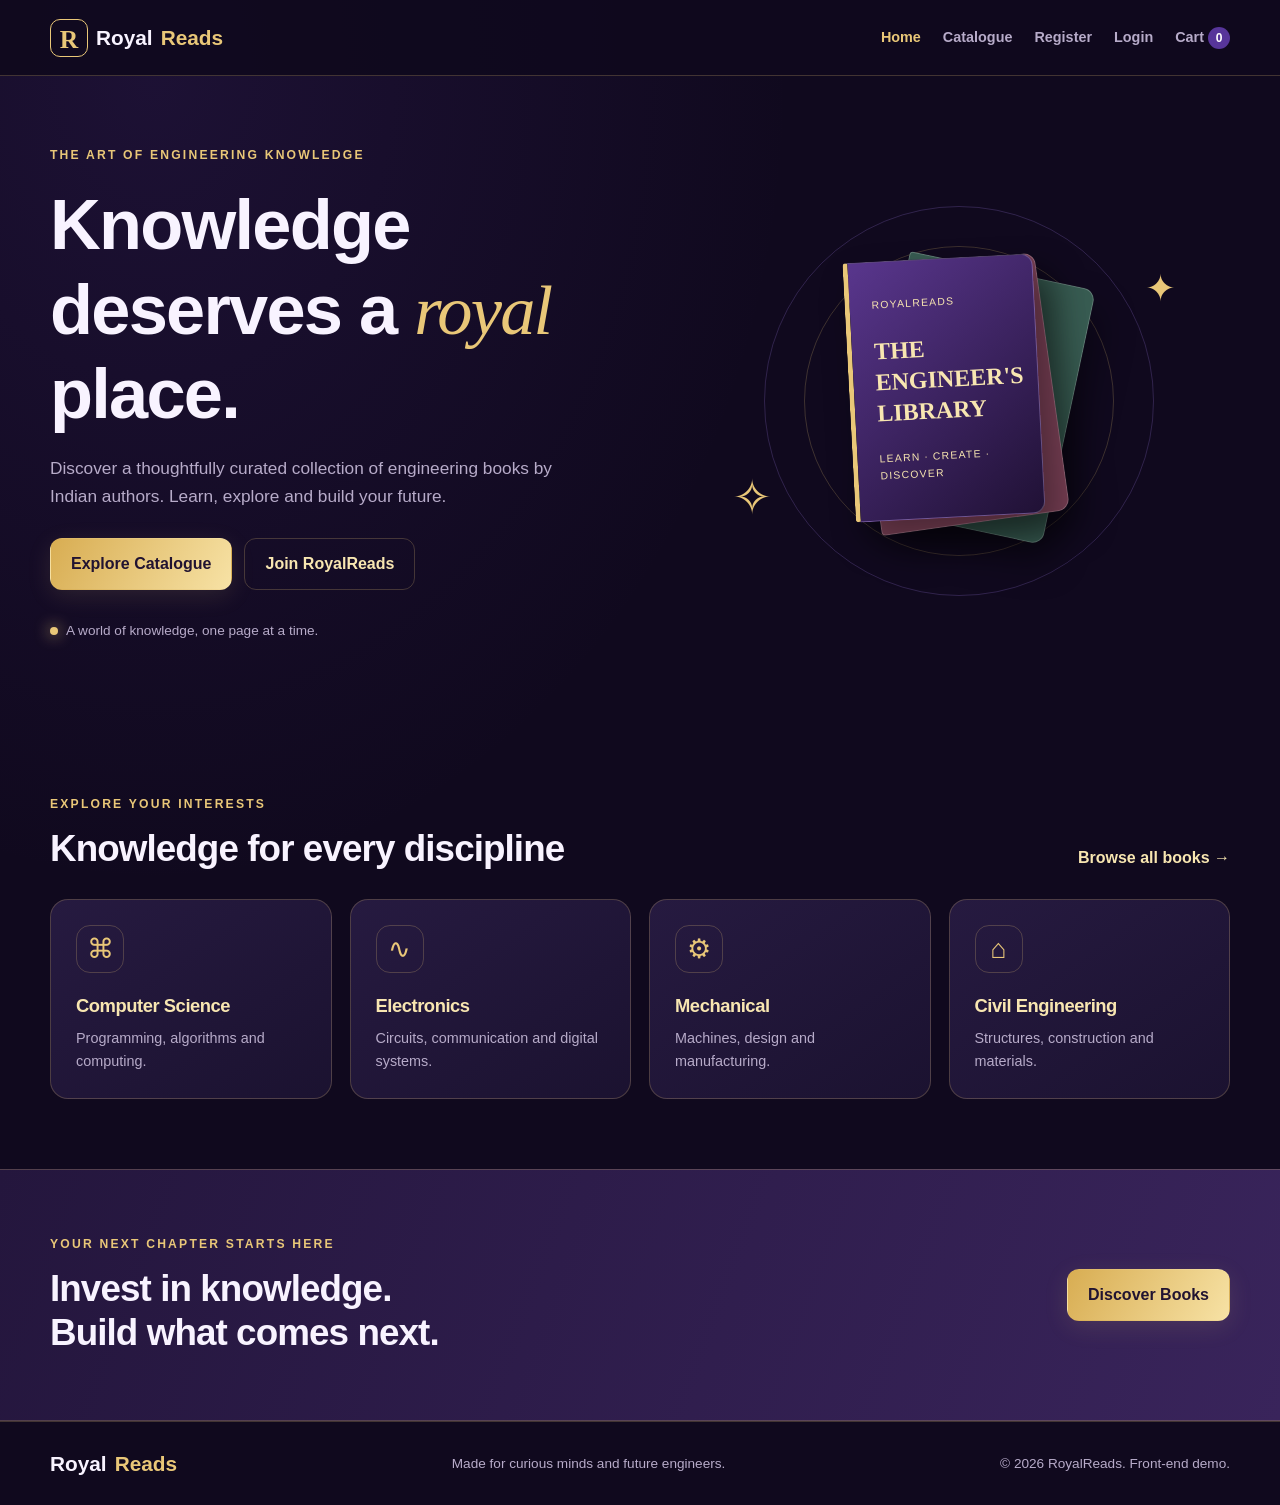
<file: RoyalReads_Bookstore_Frontend/royalreads/index.html>
<!DOCTYPE html>
<html lang="en">
<head>
  <meta charset="UTF-8">
  <meta name="viewport" content="width=device-width, initial-scale=1">
  <meta name="theme-color" content="#170d2d">
  <meta name="description" content="Explore engineering books at RoyalReads.">
  <title>RoyalReads | Engineering Bookstore</title>
  <link rel="stylesheet" href="styles.css">
  <script src="app.js" defer></script>
</head>
<body data-page="home">
  <header class="site-header">
    <a class="brand" href="index.html" aria-label="RoyalReads home"><span class="brand-mark" aria-hidden="true">R</span>Royal<span>Reads</span></a>
    <nav class="nav-links" aria-label="Main navigation">
      <a href="index.html" aria-current="page">Home</a><a href="catalogue.html">Catalogue</a><a href="register.html">Register</a><a href="login.html">Login</a>
      <a href="cart.html">Cart <span class="cart-count">0</span></a>
    </nav>
  </header>
  <main>
    <section class="hero">
      <div class="hero-content">
        <p class="eyebrow">THE ART OF ENGINEERING KNOWLEDGE</p>
        <h1>Knowledge deserves a <em>royal</em> place.</h1>
        <p class="hero-description">Discover a thoughtfully curated collection of engineering books by Indian authors. Learn, explore and build your future.</p>
        <div class="hero-actions"><a class="btn btn-gold" href="catalogue.html">Explore Catalogue</a><a class="btn btn-outline" href="register.html">Join RoyalReads</a></div>
        <p class="hero-note"><span class="gold-dot"></span>A world of knowledge, one page at a time.</p>
      </div>
      <div class="hero-art" aria-label="Decorative book illustration">
        <div class="orbit orbit-one"></div><div class="orbit orbit-two"></div>
        <div class="book-stack"><div class="book book-back">ENGINEERING</div><div class="book book-middle">INNOVATION</div><div class="book book-front"><span>ROYALREADS</span><strong>THE<br>ENGINEER'S<br>LIBRARY</strong><small>LEARN · CREATE · DISCOVER</small></div></div>
        <span class="sparkle sparkle-one" aria-hidden="true">✦</span><span class="sparkle sparkle-two" aria-hidden="true">✧</span>
      </div>
    </section>
    <section class="section container">
      <div class="section-heading"><div><p class="eyebrow">EXPLORE YOUR INTERESTS</p><h2>Knowledge for every discipline</h2></div><a class="text-link" href="catalogue.html">Browse all books →</a></div>
      <div class="category-grid">
        <a class="category-card" href="catalogue.html"><span class="category-icon" aria-hidden="true">⌘</span><h3>Computer Science</h3><p>Programming, algorithms and computing.</p></a>
        <a class="category-card" href="catalogue.html"><span class="category-icon" aria-hidden="true">∿</span><h3>Electronics</h3><p>Circuits, communication and digital systems.</p></a>
        <a class="category-card" href="catalogue.html"><span class="category-icon" aria-hidden="true">⚙</span><h3>Mechanical</h3><p>Machines, design and manufacturing.</p></a>
        <a class="category-card" href="catalogue.html"><span class="category-icon" aria-hidden="true">⌂</span><h3>Civil Engineering</h3><p>Structures, construction and materials.</p></a>
      </div>
    </section>
    <section class="featured-banner"><div class="container banner-inner"><div><p class="eyebrow">YOUR NEXT CHAPTER STARTS HERE</p><h2>Invest in knowledge.<br>Build what comes next.</h2></div><a class="btn btn-gold" href="catalogue.html">Discover Books</a></div></section>
  </main>
  <footer class="site-footer"><a class="brand" href="index.html">Royal<span>Reads</span></a><p>Made for curious minds and future engineers.</p><p>&copy; <span data-year></span> RoyalReads. Front-end demo.</p></footer>
</body>
</html>
</file>
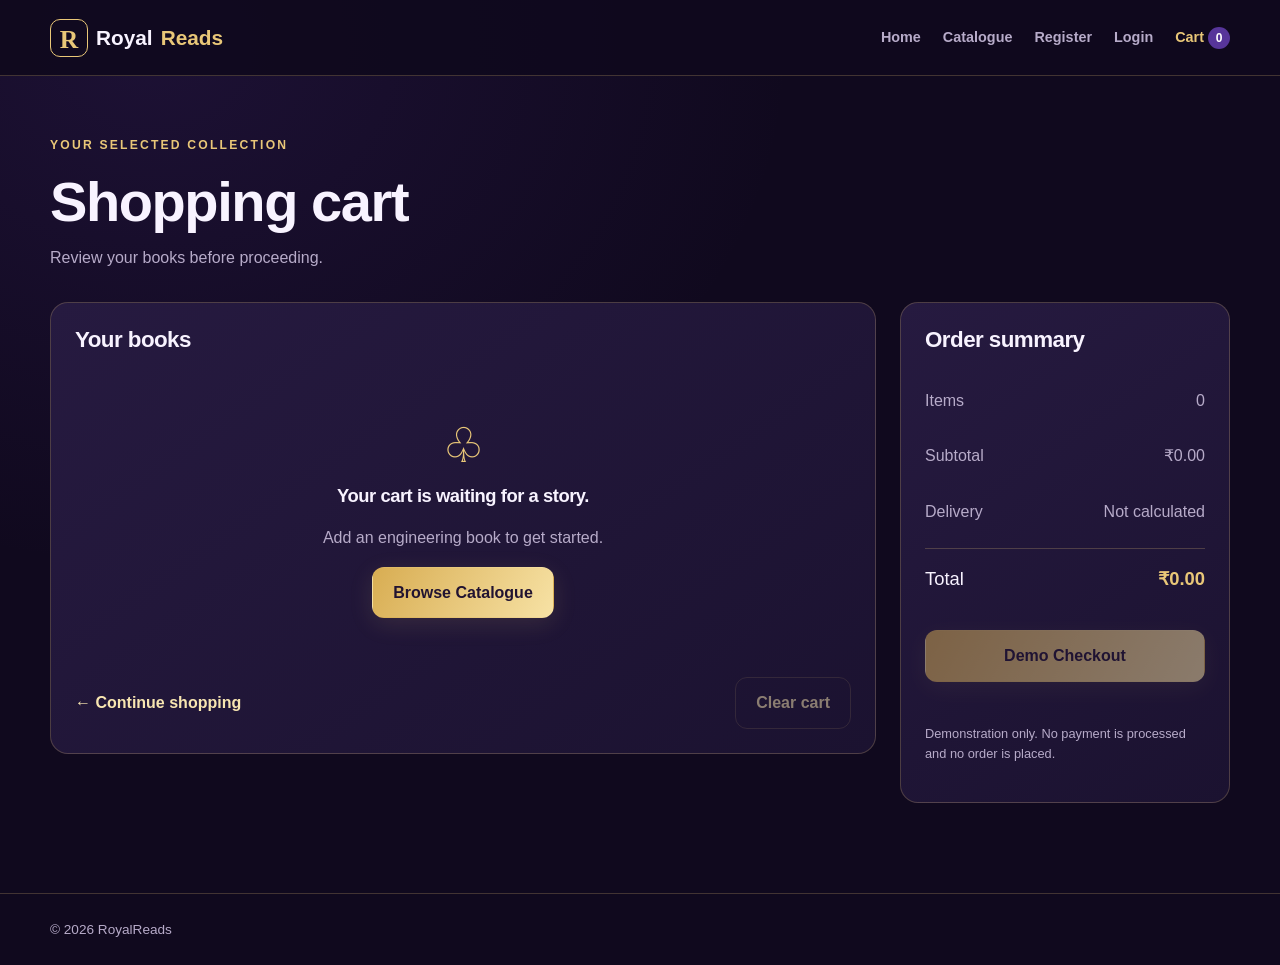
<file: RoyalReads_Bookstore_Frontend/royalreads/cart.html>
<!DOCTYPE html>
<html lang="en">

<head>
  <meta charset="UTF-8">
  <meta name="viewport" content="width=device-width, initial-scale=1">
  <title>Your Shopping Cart | RoyalReads</title>
  <link rel="stylesheet" href="styles.css">
  <script src="app.js" defer></script>
</head>

<body data-page="cart">
  <header class="site-header"><a class="brand" href="index.html"><span
        class="brand-mark">R</span>Royal<span>Reads</span></a>
    <nav class="nav-links" aria-label="Main navigation"><a href="index.html">Home</a><a
        href="catalogue.html">Catalogue</a><a href="register.html">Register</a><a href="login.html">Login</a><a
        href="cart.html" aria-current="page">Cart <span class="cart-count">0</span></a></nav>
  </header>
  <main class="container page-section">
    <div class="page-heading">
      <p class="eyebrow">YOUR SELECTED COLLECTION</p>
      <h1>Shopping cart</h1>
      <p class="muted">Review your books before proceeding.</p>
    </div>
    <div class="cart-layout">
      <section class="cart-panel" aria-labelledby="cart-items-heading">
        <h2 id="cart-items-heading">Your books</h2>
        <div id="cart-items" aria-live="polite" aria-relevant="additions removals text"></div>
        <div id="cart-empty" class="empty-state" hidden>
          <div class="empty-icon" aria-hidden="true">♧</div>
          <h3>Your cart is waiting for a story.</h3>
          <p>Add an engineering book to get started.</p><a class="btn btn-gold" href="catalogue.html">Browse
            Catalogue</a>
        </div>
        <div class="cart-actions"><a class="text-link" href="catalogue.html">← Continue shopping</a><button
            id="clear-cart" class="btn btn-outline" type="button">Clear cart</button></div>
      </section>
      <aside class="summary-panel" aria-labelledby="summary-heading">
        <h2 id="summary-heading">Order summary</h2>
        <div class="summary-row"><span>Items</span><span id="summary-quantity">0</span></div>
        <div class="summary-row"><span>Subtotal</span><span id="cart-subtotal">₹0.00</span></div>
        <div class="summary-row"><span>Delivery</span><span>Not calculated</span></div>
        <div class="summary-total"><span>Total</span><strong id="cart-total">₹0.00</strong></div><button
          id="checkout-button" class="btn btn-gold btn-full" type="button" disabled>Demo Checkout</button>
        <p id="checkout-message" class="form-message" role="status" aria-live="polite"></p>
        <p class="security-note">Demonstration only. No payment is processed and no order is placed.</p>
      </aside>
    </div>
  </main>
  <footer class="site-footer">
    <p>&copy; <span data-year></span> RoyalReads</p>
  </footer>
</body>

</html>
</file>
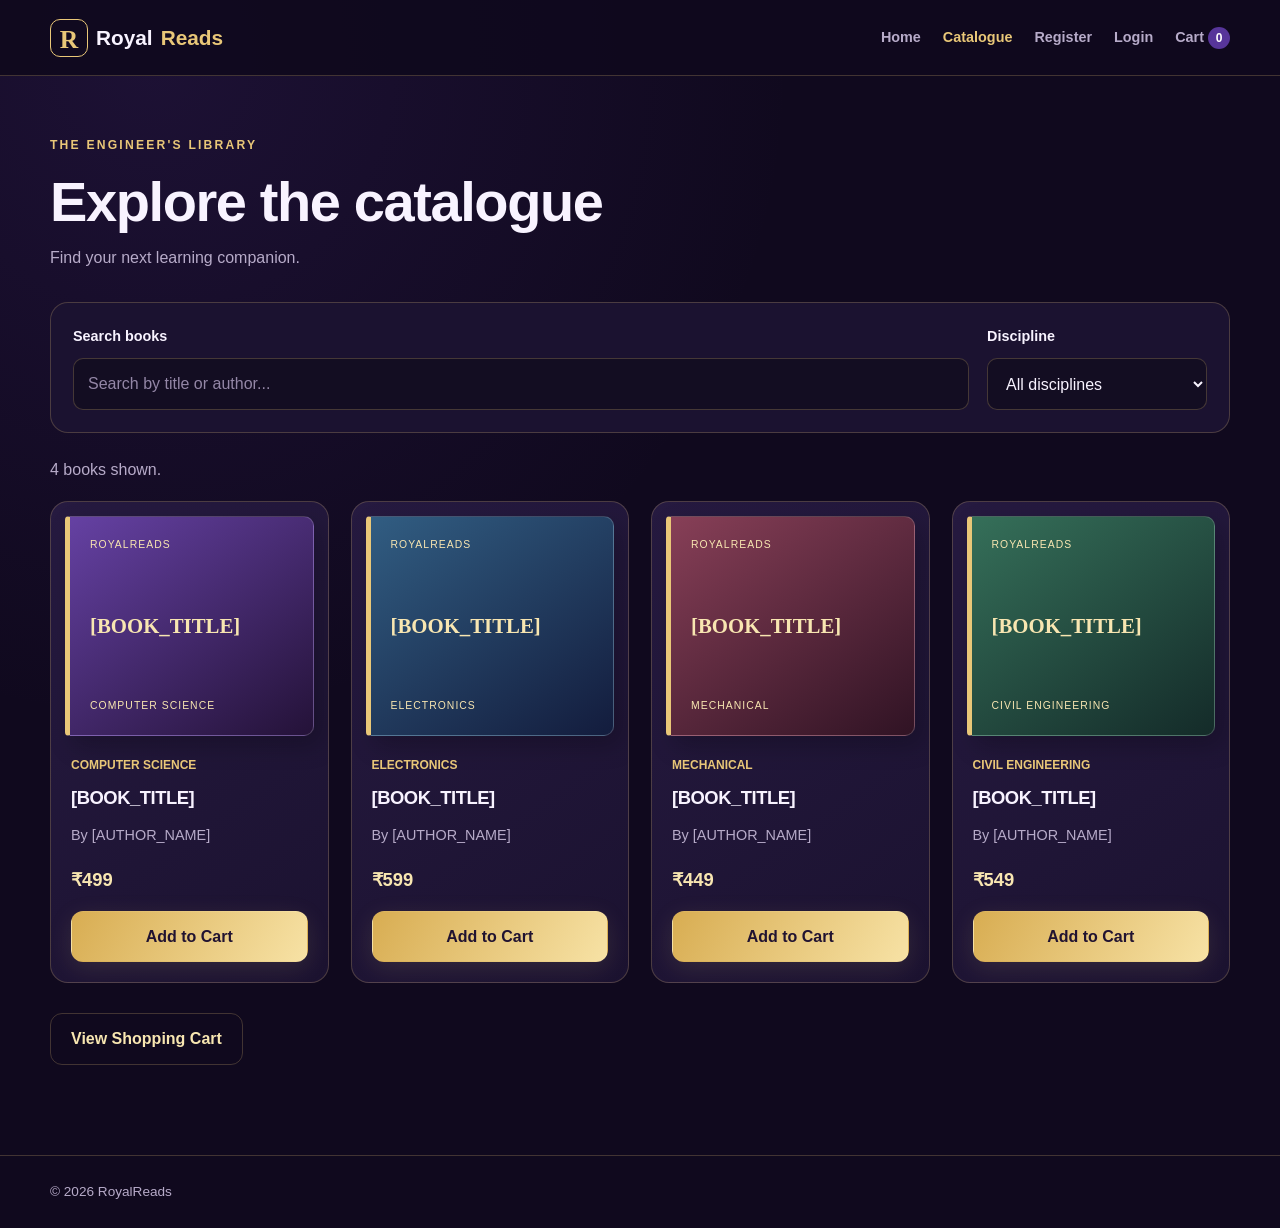
<file: RoyalReads_Bookstore_Frontend/royalreads/catalogue.html>
<!DOCTYPE html>
<html lang="en">

<head>
  <meta charset="UTF-8">
  <meta name="viewport" content="width=device-width, initial-scale=1">
  <title>Engineering Catalogue | RoyalReads</title>
  <link rel="stylesheet" href="styles.css">
  <script src="app.js" defer></script>
</head>

<body data-page="catalogue">
  <header class="site-header"><a class="brand" href="index.html"><span
        class="brand-mark">R</span>Royal<span>Reads</span></a>
    <nav class="nav-links" aria-label="Main navigation"><a href="index.html">Home</a><a href="catalogue.html"
        aria-current="page">Catalogue</a><a href="register.html">Register</a><a href="login.html">Login</a><a
        href="cart.html">Cart <span class="cart-count">0</span></a></nav>
  </header>
  <main class="container page-section">
    <div class="page-heading">
      <p class="eyebrow">THE ENGINEER'S LIBRARY</p>
      <h1>Explore the catalogue</h1>
      <p class="muted">Find your next learning companion.</p>
    </div>
    <section class="catalogue-toolbar" aria-label="Catalogue search and filters"><label class="search-label"
        for="book-search">Search books</label><input id="book-search" type="search"
        placeholder="Search by title or author..." autocomplete="off"><label
        for="category-filter">Discipline</label><select id="category-filter">
        <option value="all">All disciplines</option>
        <option value="computer">Computer Science</option>
        <option value="electronics">Electronics</option>
        <option value="mechanical">Mechanical</option>
        <option value="civil">Civil Engineering</option>
      </select></section>
    <p id="catalogue-status" class="muted" role="status" aria-live="polite">Browse the available books.</p>
    <!-- Demo prices are numeric INR values; replace with your chosen prices when adding real book details. -->
    <section class="book-grid" id="book-grid" aria-label="Engineering books">
      <article class="book-card" data-book-id="book-001" data-category="computer" data-title="[BOOK_TITLE]"
        data-author="[AUTHOR_NAME]" data-price="499">
        <div class="book-cover cover-purple" role="img" aria-label="Placeholder cover for [BOOK_TITLE]">
          <span>ROYALREADS</span><strong>[BOOK_TITLE]</strong><small>COMPUTER SCIENCE</small></div>
        <div class="book-info">
          <p class="book-category">Computer Science</p>
          <h2>[BOOK_TITLE]</h2>
          <p class="book-author">By [AUTHOR_NAME]</p>
          <p class="book-price">₹499</p><button class="btn btn-gold btn-full add-to-cart" type="button"
            data-book-id="book-001">Add to Cart</button>
        </div>
      </article>
      <article class="book-card" data-book-id="book-002" data-category="electronics" data-title="[BOOK_TITLE]"
        data-author="[AUTHOR_NAME]" data-price="599">
        <div class="book-cover cover-blue" role="img" aria-label="Placeholder cover for [BOOK_TITLE]">
          <span>ROYALREADS</span><strong>[BOOK_TITLE]</strong><small>ELECTRONICS</small></div>
        <div class="book-info">
          <p class="book-category">Electronics</p>
          <h2>[BOOK_TITLE]</h2>
          <p class="book-author">By [AUTHOR_NAME]</p>
          <p class="book-price">₹599</p><button class="btn btn-gold btn-full add-to-cart" type="button"
            data-book-id="book-002">Add to Cart</button>
        </div>
      </article>
      <article class="book-card" data-book-id="book-003" data-category="mechanical" data-title="[BOOK_TITLE]"
        data-author="[AUTHOR_NAME]" data-price="449">
        <div class="book-cover cover-burgundy" role="img" aria-label="Placeholder cover for [BOOK_TITLE]">
          <span>ROYALREADS</span><strong>[BOOK_TITLE]</strong><small>MECHANICAL</small></div>
        <div class="book-info">
          <p class="book-category">Mechanical</p>
          <h2>[BOOK_TITLE]</h2>
          <p class="book-author">By [AUTHOR_NAME]</p>
          <p class="book-price">₹449</p><button class="btn btn-gold btn-full add-to-cart" type="button"
            data-book-id="book-003">Add to Cart</button>
        </div>
      </article>
      <article class="book-card" data-book-id="book-004" data-category="civil" data-title="[BOOK_TITLE]"
        data-author="[AUTHOR_NAME]" data-price="549">
        <div class="book-cover cover-green" role="img" aria-label="Placeholder cover for [BOOK_TITLE]">
          <span>ROYALREADS</span><strong>[BOOK_TITLE]</strong><small>CIVIL ENGINEERING</small></div>
        <div class="book-info">
          <p class="book-category">Civil Engineering</p>
          <h2>[BOOK_TITLE]</h2>
          <p class="book-author">By [AUTHOR_NAME]</p>
          <p class="book-price">₹549</p><button class="btn btn-gold btn-full add-to-cart" type="button"
            data-book-id="book-004">Add to Cart</button>
        </div>
      </article>
    </section>
    <div class="empty-state" id="catalogue-empty" hidden>
      <h2>No matching books</h2>
      <p>Try a different title or discipline.</p>
    </div>
    <div class="catalogue-footer"><a class="btn btn-outline" href="cart.html">View Shopping Cart</a></div>
  </main>
  <footer class="site-footer">
    <p>&copy; <span data-year></span> RoyalReads</p>
  </footer>
</body>

</html>
</file>
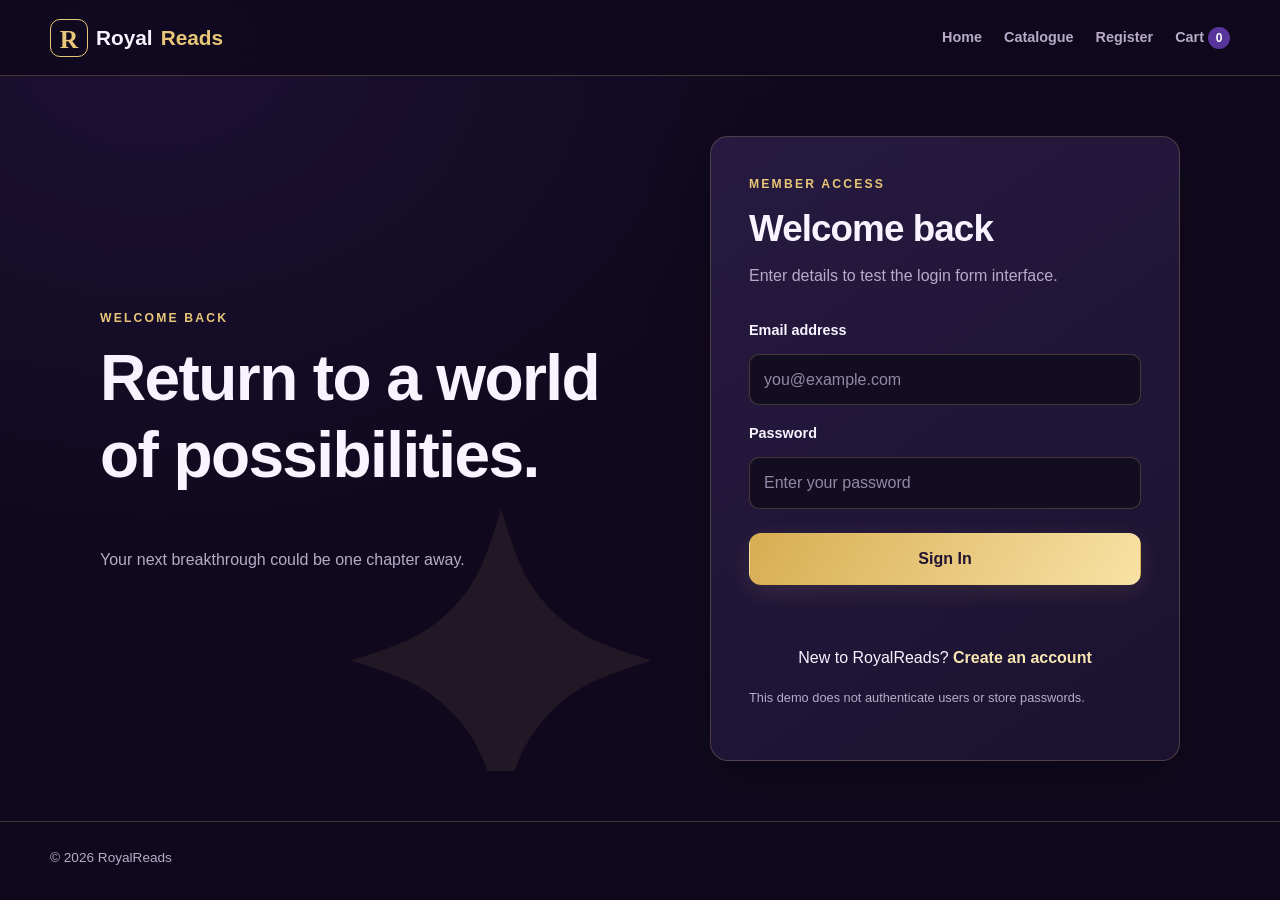
<file: RoyalReads_Bookstore_Frontend/royalreads/login.html>
<!DOCTYPE html>
<html lang="en">

<head>
  <meta charset="UTF-8">
  <meta name="viewport" content="width=device-width, initial-scale=1">
  <title>Login | RoyalReads</title>
  <link rel="stylesheet" href="styles.css">
  <script src="app.js" defer></script>
</head>

<body data-page="login">
  <header class="site-header"><a class="brand" href="index.html"><span
        class="brand-mark">R</span>Royal<span>Reads</span></a>
    <nav class="nav-links" aria-label="Main navigation"><a href="index.html">Home</a><a
        href="catalogue.html">Catalogue</a><a href="register.html">Register</a><a href="cart.html">Cart <span
          class="cart-count">0</span></a></nav>
  </header>
  <main class="auth-layout login-layout">
    <aside class="auth-aside">
      <p class="eyebrow">WELCOME BACK</p>
      <h1>Return to a world of possibilities.</h1>
      <p>Your next breakthrough could be one chapter away.</p>
      <div class="auth-decoration" aria-hidden="true">✦</div>
    </aside>
    <section class="auth-card" aria-labelledby="login-heading">
      <p class="eyebrow">MEMBER ACCESS</p>
      <h2 id="login-heading">Welcome back</h2>
      <p class="muted">Enter details to test the login form interface.</p>
      <form id="login-form" novalidate><label for="login-email">Email address</label><input id="login-email"
          name="email" type="email" autocomplete="email" required placeholder="you@example.com"><label
          for="login-password">Password</label><input id="login-password" name="password" type="password"
          autocomplete="current-password" required placeholder="Enter your password"><button
          class="btn btn-gold btn-full" type="submit">Sign In</button>
        <p id="login-message" class="form-message" role="status" aria-live="polite"></p>
      </form>
      <p class="auth-switch">New to RoyalReads? <a href="register.html">Create an account</a></p>
      <p class="security-note">This demo does not authenticate users or store passwords.</p>
    </section>
  </main>
  <footer class="site-footer">
    <p>&copy; <span data-year></span> RoyalReads</p>
  </footer>
</body>

</html>
</file>
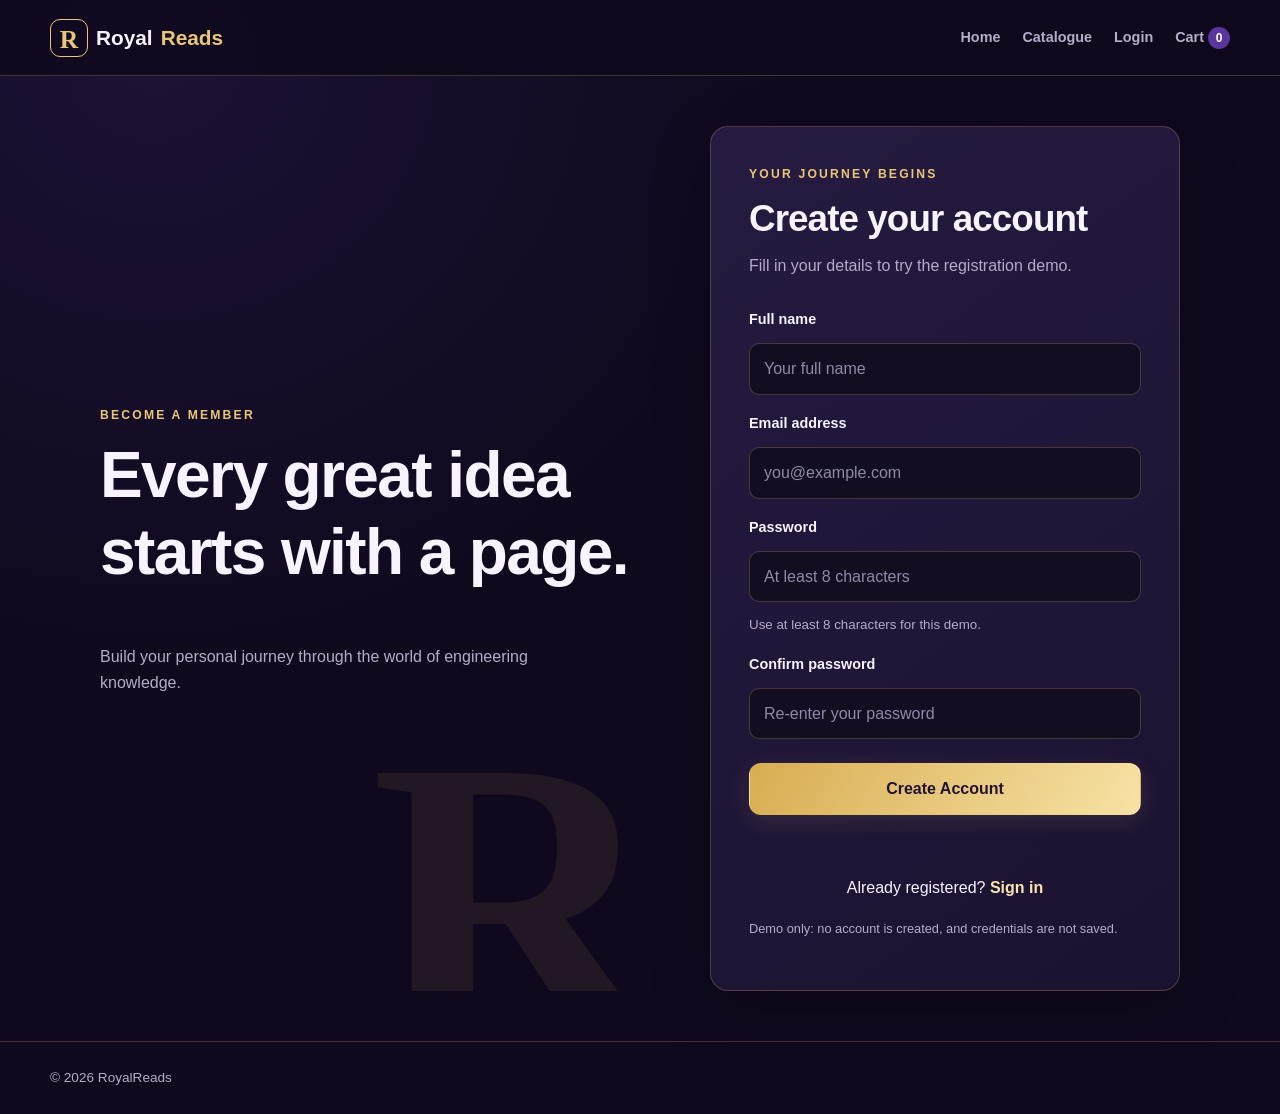
<file: RoyalReads_Bookstore_Frontend/royalreads/register.html>
<!DOCTYPE html>
<html lang="en">

<head>
  <meta charset="UTF-8">
  <meta name="viewport" content="width=device-width, initial-scale=1">
  <title>Create Account | RoyalReads</title>
  <link rel="stylesheet" href="styles.css">
  <script src="app.js" defer></script>
</head>

<body data-page="register">
  <header class="site-header">
    <a class="brand" href="index.html"><span class="brand-mark">R</span>Royal<span>Reads</span></a>
    <nav class="nav-links" aria-label="Main navigation"><a href="index.html">Home</a><a
        href="catalogue.html">Catalogue</a><a href="login.html">Login</a><a href="cart.html">Cart <span
          class="cart-count">0</span></a></nav>
  </header>
  <main class="auth-layout">
    <aside class="auth-aside">
      <p class="eyebrow">BECOME A MEMBER</p>
      <h1>Every great idea starts with a page.</h1>
      <p>Build your personal journey through the world of engineering knowledge.</p>
      <div class="auth-decoration" aria-hidden="true">R</div>
    </aside>
    <section class="auth-card" aria-labelledby="register-heading">
      <p class="eyebrow">YOUR JOURNEY BEGINS</p>
      <h2 id="register-heading">Create your account</h2>
      <p class="muted">Fill in your details to try the registration demo.</p>
      <form id="register-form" novalidate>
        <label for="full-name">Full name</label><input id="full-name" name="fullName" type="text" autocomplete="name"
          required minlength="2" placeholder="Your full name">
        <label for="register-email">Email address</label><input id="register-email" name="email" type="email"
          autocomplete="email" required placeholder="you@example.com">
        <label for="register-password">Password</label><input id="register-password" name="password" type="password"
          autocomplete="new-password" required minlength="8" aria-describedby="password-help"
          placeholder="At least 8 characters"><small id="password-help" class="muted">Use at least 8 characters for this
          demo.</small>
        <label for="confirm-password">Confirm password</label><input id="confirm-password" name="confirmPassword"
          type="password" autocomplete="new-password" required placeholder="Re-enter your password">
        <button class="btn btn-gold btn-full" type="submit">Create Account</button>
        <p id="register-message" class="form-message" role="status" aria-live="polite"></p>
      </form>
      <p class="auth-switch">Already registered? <a href="login.html">Sign in</a></p>
      <p class="security-note">Demo only: no account is created, and credentials are not saved.</p>
    </section>
  </main>
  <footer class="site-footer">
    <p>&copy; <span data-year></span> RoyalReads</p>
  </footer>
</body>

</html>
</file>
<file: RoyalReads_Bookstore_Frontend/royalreads/styles.css>
/* ROYALREADS — responsive royal purple & gold design system */
:root {
    color-scheme: dark;
    --bg: #10091e;
    --surface: #1b1230;
    --surface-light: #261a40;
    --purple: #57359a;
    --purple-light: #9473d6;
    --gold: #e9c778;
    --gold-light: #f8e6b1;
    --text: #f8f3ff;
    --muted: #b7abc9;
    --border: rgba(233, 199, 120, .23);
    --success: #a5e6bd;
    --danger: #ffb6b6;
    --radius: 18px;
    --shadow: 0 20px 60px rgba(0, 0, 0, .24);
    --transition: 240ms cubic-bezier(.2, .7, .2, 1)
}

* {
    box-sizing: border-box
}

html {
    scroll-behavior: smooth;
    scroll-padding-top: 90px
}

body {
    margin: 0;
    min-height: 100vh;
    background: radial-gradient(ellipse at 12% 5%, rgba(87, 53, 154, .18), transparent 40%), var(--bg);
    color: var(--text);
    font-family: Inter, "Segoe UI", Arial, sans-serif;
    line-height: 1.6;
    animation: page-enter .5s ease both
}

body,
input,
select,
button {
    font-size: 16px
}

a {
    color: var(--gold-light);
    text-decoration: none;
    transition: color var(--transition)
}

a:hover {
    color: var(--gold)
}

button,
input,
select {
    font: inherit
}

button,
a,
input,
select {
    -webkit-tap-highlight-color: transparent
}

button {
    cursor: pointer
}

button:disabled {
    cursor: not-allowed;
    opacity: .5
}

img {
    max-width: 100%;
    display: block
}

h1,
h2,
h3,
p {
    margin-top: 0
}

h1,
h2,
h3 {
    line-height: 1.2;
    letter-spacing: -.025em
}

h1 {
    font-size: clamp(2.5rem, 5.5vw, 4.8rem)
}

h2 {
    font-size: clamp(1.5rem, 3vw, 2.3rem)
}

h3 {
    font-size: 1.15rem
}

[hidden] {
    display: none !important
}

button:focus-visible,
a:focus-visible,
input:focus-visible,
select:focus-visible {
    outline: 3px solid var(--gold);
    outline-offset: 4px
}

.container {
    width: min(1180px, calc(100% - 40px));
    margin-inline: auto
}

.muted {
    color: var(--muted)
}

.eyebrow {
    color: var(--gold);
    font-size: .76rem;
    font-weight: 800;
    letter-spacing: .18em;
    text-transform: uppercase
}

.text-link {
    display: inline-block;
    font-weight: 700
}

.gold-dot {
    display: inline-block;
    width: 8px;
    height: 8px;
    margin-right: 8px;
    border-radius: 50%;
    background: var(--gold);
    box-shadow: 0 0 15px var(--gold)
}

.site-header {
    position: sticky;
    z-index: 10;
    top: 0;
    display: flex;
    align-items: center;
    justify-content: space-between;
    gap: 24px;
    min-height: 76px;
    padding: 14px max(20px, calc((100vw - 1180px)/2));
    border-bottom: 1px solid var(--border);
    background: rgba(16, 9, 30, .92);
    backdrop-filter: blur(16px)
}

.brand {
    display: inline-flex;
    align-items: center;
    gap: 8px;
    color: var(--text);
    font-size: 1.3rem;
    font-weight: 850;
    white-space: nowrap
}

.brand>span:last-child {
    color: var(--gold)
}

.brand-mark {
    display: grid;
    width: 38px;
    height: 38px;
    place-items: center;
    border: 1px solid var(--gold);
    border-radius: 10px;
    color: var(--gold);
    font-family: Georgia, serif;
    font-size: 1.6rem
}

.nav-links {
    display: flex;
    align-items: center;
    flex-wrap: wrap;
    gap: 22px
}

.nav-links a {
    color: var(--muted);
    font-size: .9rem;
    font-weight: 650
}

.nav-links a:hover,
.nav-links a[aria-current=page] {
    color: var(--gold)
}

.cart-count {
    display: inline-grid;
    min-width: 22px;
    height: 22px;
    padding-inline: 5px;
    place-items: center;
    border-radius: 50px;
    background: var(--purple);
    color: white;
    font-size: .75rem
}

.btn {
    display: inline-flex;
    align-items: center;
    justify-content: center;
    min-height: 46px;
    padding: 12px 20px;
    border: 1px solid transparent;
    border-radius: 12px;
    font-weight: 750;
    text-align: center;
    transition: transform var(--transition), box-shadow var(--transition), background var(--transition)
}

.btn:hover:not(:disabled) {
    transform: translateY(-3px)
}

.btn-gold {
    background: linear-gradient(120deg, #d8ad52, #f7e2a5);
    color: #211331;
    box-shadow: 0 6px 24px rgba(233, 199, 120, .12)
}

.btn-gold:hover:not(:disabled) {
    color: #211331;
    box-shadow: 0 10px 32px rgba(233, 199, 120, .24)
}

.btn-outline {
    border-color: var(--border);
    background: transparent;
    color: var(--gold-light)
}

.btn-outline:hover:not(:disabled) {
    border-color: var(--gold);
    background: rgba(233, 199, 120, .07)
}

.btn-full {
    width: 100%
}

.hero {
    position: relative;
    display: grid;
    grid-template-columns: 1.05fr .95fr;
    align-items: center;
    gap: 40px;
    width: min(1180px, calc(100% - 40px));
    min-height: 590px;
    margin: auto;
    padding-block: 70px
}

.hero-content {
    position: relative;
    z-index: 1;
    animation: rise-in .8s .1s both
}

.hero h1 {
    max-width: 680px;
    margin-block: 18px
}

.hero h1 em {
    color: var(--gold);
    font-family: Georgia, serif;
    font-weight: 500
}

.hero-description {
    max-width: 540px;
    color: var(--muted);
    font-size: 1.08rem
}

.hero-actions {
    display: flex;
    flex-wrap: wrap;
    gap: 12px;
    margin-top: 28px
}

.hero-note {
    margin-top: 30px;
    color: var(--muted);
    font-size: .85rem
}

.hero-art {
    position: relative;
    display: grid;
    min-height: 390px;
    place-items: center;
    isolation: isolate
}

.orbit {
    position: absolute;
    width: 310px;
    height: 310px;
    border: 1px solid rgba(233, 199, 120, .22);
    border-radius: 50%;
    animation: orbit-pulse 6s ease-in-out infinite
}

.orbit-two {
    width: 390px;
    height: 390px;
    border-color: rgba(148, 115, 214, .25);
    animation-delay: -3s
}

.book-stack {
    position: relative;
    width: 220px;
    height: 285px;
    perspective: 800px;
    animation: float-book 5s ease-in-out infinite
}

.book {
    position: absolute;
    display: flex;
    flex-direction: column;
    justify-content: center;
    gap: 22px;
    width: 190px;
    height: 260px;
    padding: 22px;
    border: 1px solid rgba(255, 255, 255, .2);
    border-radius: 4px 12px 12px 4px;
    box-shadow: 12px 20px 35px rgba(0, 0, 0, .35);
    font-family: Georgia, serif
}

.book-back {
    top: 10px;
    left: 32px;
    background: #385c52;
    transform: rotate(12deg);
    color: var(--gold)
}

.book-middle {
    top: 6px;
    left: 14px;
    background: #763e53;
    transform: rotate(-8deg);
    color: #fff1c9
}

.book-front {
    top: 0;
    left: 0;
    z-index: 2;
    background: linear-gradient(140deg, #59368d, #201135);
    border-left: 5px solid var(--gold);
    color: var(--gold-light);
    transform: rotate(-3deg)
}

.book-front span,
.book-front small {
    font-family: "Segoe UI", sans-serif;
    font-size: .65rem;
    letter-spacing: .12em
}

.book-front strong {
    font-size: 1.5rem;
    line-height: 1.3
}

.sparkle {
    position: absolute;
    color: var(--gold);
    animation: sparkle 3s ease-in-out infinite
}

.sparkle-one {
    top: 14%;
    right: 10%;
    font-size: 2.3rem
}

.sparkle-two {
    bottom: 15%;
    left: 8%;
    font-size: 3rem;
    animation-delay: -1.5s
}

.section {
    padding-block: 70px
}

.section-heading {
    display: flex;
    align-items: end;
    justify-content: space-between;
    gap: 20px;
    margin-bottom: 28px
}

.section-heading h2 {
    margin-bottom: 0
}

.category-grid {
    display: grid;
    grid-template-columns: repeat(4, minmax(0, 1fr));
    gap: 18px
}

.category-card,
.book-card,
.auth-card,
.cart-panel,
.summary-panel {
    border: 1px solid var(--border);
    border-radius: var(--radius);
    background: linear-gradient(145deg, var(--surface-light), var(--surface))
}

.category-card {
    padding: 25px;
    transition: transform var(--transition), border-color var(--transition)
}

.category-card:hover {
    transform: translateY(-6px);
    border-color: var(--gold)
}

.category-icon {
    display: grid;
    width: 48px;
    height: 48px;
    margin-bottom: 22px;
    place-items: center;
    border: 1px solid var(--border);
    border-radius: 14px;
    color: var(--gold);
    font-size: 1.7rem
}

.category-card h3 {
    margin-bottom: 10px
}

.category-card p {
    margin-bottom: 0;
    color: var(--muted);
    font-size: .9rem
}

.featured-banner {
    padding-block: 65px;
    border-block: 1px solid var(--border);
    background: linear-gradient(110deg, #24163d, #39245b)
}

.banner-inner {
    display: flex;
    align-items: center;
    justify-content: space-between;
    gap: 30px
}

.banner-inner h2 {
    margin-bottom: 0
}

.page-section {
    padding-block: 60px 90px
}

.page-heading {
    margin-bottom: 32px
}

.page-heading h1 {
    margin-block: 10px;
    font-size: clamp(2.3rem, 5vw, 3.5rem)
}

.page-heading>p:last-child {
    margin-bottom: 0
}

.catalogue-toolbar {
    display: grid;
    grid-template-columns: 1fr 220px;
    gap: 10px 18px;
    margin-bottom: 24px;
    padding: 22px;
    border: 1px solid var(--border);
    border-radius: var(--radius);
    background: var(--surface)
}

.catalogue-toolbar label {
    font-size: .9rem;
    font-weight: 700
}

.search-label {
    grid-column: 1
}

.catalogue-toolbar input {
    grid-column: 1
}

.catalogue-toolbar label[for=category-filter] {
    grid-column: 2;
    grid-row: 1
}

.catalogue-toolbar select {
    grid-column: 2
}

input,
select {
    width: 100%;
    min-height: 48px;
    padding: 12px 14px;
    border: 1px solid var(--border);
    border-radius: 10px;
    background: #130d22;
    color: var(--text)
}

input::placeholder {
    color: #9487a7
}

.book-grid {
    display: grid;
    grid-template-columns: repeat(4, minmax(0, 1fr));
    gap: 22px;
    margin-top: 18px
}

.book-card {
    overflow: hidden;
    transition: transform var(--transition), border-color var(--transition);
    animation: rise-in .45s both
}

.book-card:hover {
    transform: translateY(-7px);
    border-color: var(--gold)
}

.book-cover {
    display: flex;
    flex-direction: column;
    justify-content: space-between;
    min-height: 220px;
    margin: 14px 14px 0;
    padding: 20px;
    border: 1px solid rgba(255, 255, 255, .18);
    border-left: 5px solid var(--gold);
    border-radius: 4px 10px 10px 4px;
    box-shadow: 8px 10px 24px rgba(0, 0, 0, .22);
    color: var(--gold-light);
    font-family: Georgia, serif;
    overflow-wrap: anywhere
}

.book-cover span,
.book-cover small {
    font-family: "Segoe UI", sans-serif;
    font-size: .65rem;
    letter-spacing: .1em
}

.book-cover strong {
    font-size: 1.3rem;
    line-height: 1.35
}

.cover-purple {
    background: linear-gradient(145deg, #6541a3, #241238)
}

.cover-blue {
    background: linear-gradient(145deg, #315d82, #131c3d)
}

.cover-burgundy {
    background: linear-gradient(145deg, #873f57, #301324)
}

.cover-green {
    background: linear-gradient(145deg, #356f59, #142b29)
}

.book-info {
    padding: 20px
}

.book-category {
    color: var(--gold);
    font-size: .75rem;
    font-weight: 750;
    text-transform: uppercase
}

.book-info h2 {
    font-size: 1.15rem;
    overflow-wrap: anywhere
}

.book-author {
    min-height: 25px;
    color: var(--muted);
    font-size: .9rem
}

.book-price {
    margin-block: 16px;
    color: var(--gold-light);
    font-size: 1.15rem;
    font-weight: 800
}

.catalogue-footer {
    margin-top: 30px
}

.empty-state {
    padding: 35px 20px;
    color: var(--muted);
    text-align: center
}

.empty-state h2,
.empty-state h3 {
    color: var(--text)
}

.empty-icon {
    color: var(--gold);
    font-size: 3rem
}

.auth-layout {
    display: grid;
    grid-template-columns: 1fr minmax(320px, 470px);
    align-items: center;
    gap: 50px;
    width: min(1080px, calc(100% - 40px));
    min-height: calc(100vh - 155px);
    margin: auto;
    padding-block: 50px
}

.auth-aside {
    position: relative;
    align-self: stretch;
    display: flex;
    flex-direction: column;
    justify-content: center;
    min-height: 420px;
    overflow: hidden
}

.auth-aside h1 {
    max-width: 580px;
    font-size: clamp(2.5rem, 5vw, 4.4rem)
}

.auth-aside>p:not(.eyebrow) {
    max-width: 460px;
    color: var(--muted)
}

.auth-decoration {
    position: absolute;
    right: 0;
    bottom: -110px;
    color: rgba(233, 199, 120, .08);
    font-family: Georgia, serif;
    font-size: 25rem;
    font-weight: 800;
    line-height: 1;
    pointer-events: none
}

.auth-card {
    position: relative;
    z-index: 1;
    padding: clamp(24px, 4vw, 38px);
    box-shadow: var(--shadow);
    animation: rise-in .55s both
}

.auth-card h2 {
    margin-bottom: 12px
}

.auth-card form {
    display: grid;
    gap: 12px;
    margin-top: 25px
}

.auth-card label {
    margin-top: 5px;
    font-size: .9rem;
    font-weight: 700
}

.auth-card .btn {
    margin-top: 12px
}

.auth-switch {
    margin-top: 24px;
    text-align: center
}

.auth-switch a {
    font-weight: 800
}

.security-note {
    margin-top: 18px;
    color: var(--muted);
    font-size: .8rem
}

.form-message {
    min-height: 1.4em;
    margin: 4px 0 0;
    color: var(--success);
    font-size: .9rem
}

.form-message.error {
    color: var(--danger)
}

.cart-layout {
    display: grid;
    grid-template-columns: minmax(0, 1fr) 330px;
    align-items: start;
    gap: 24px
}

.cart-panel,
.summary-panel {
    padding: 24px
}

.cart-panel h2,
.summary-panel h2 {
    font-size: 1.4rem
}

.cart-item {
    display: grid;
    grid-template-columns: 1fr auto;
    gap: 18px;
    padding-block: 22px;
    border-bottom: 1px solid var(--border);
    animation: rise-in .35s both
}

.cart-item h3 {
    margin-bottom: 7px
}

.cart-item p {
    margin-bottom: 8px;
    color: var(--muted);
    font-size: .9rem
}

.cart-item-price {
    color: var(--gold-light) !important;
    font-weight: 800
}

.cart-item-controls {
    display: flex;
    align-items: center;
    flex-wrap: wrap;
    gap: 10px
}

.quantity-control {
    display: inline-flex;
    align-items: center;
    gap: 10px
}

.quantity-control button,
.remove-item {
    min-width: 34px;
    min-height: 34px;
    border: 1px solid var(--border);
    border-radius: 8px;
    background: transparent;
    color: var(--gold-light)
}

.quantity-control button:hover,
.remove-item:hover {
    border-color: var(--gold)
}

.quantity-value {
    min-width: 22px;
    text-align: center
}

.remove-item {
    padding: 5px 10px
}

.cart-actions {
    display: flex;
    align-items: center;
    justify-content: space-between;
    flex-wrap: wrap;
    gap: 15px;
    padding-top: 24px
}

.summary-panel {
    position: sticky;
    top: 100px
}

.summary-row,
.summary-total {
    display: flex;
    justify-content: space-between;
    gap: 15px;
    padding-block: 15px;
    color: var(--muted)
}

.summary-total {
    margin-block: 8px 22px;
    border-top: 1px solid var(--border);
    color: var(--text);
    font-size: 1.15rem
}

.summary-total strong {
    color: var(--gold)
}

.summary-panel .security-note {
    line-height: 1.6
}

.site-footer {
    display: flex;
    align-items: center;
    justify-content: space-between;
    flex-wrap: wrap;
    gap: 16px;
    padding: 25px max(20px, calc((100vw - 1180px)/2));
    border-top: 1px solid var(--border);
    color: var(--muted);
    font-size: .85rem
}

.site-footer p {
    margin: 0
}

@keyframes page-enter {
    from {
        opacity: 0
    }

    to {
        opacity: 1
    }
}

@keyframes rise-in {
    from {
        opacity: 0;
        transform: translateY(18px)
    }

    to {
        opacity: 1;
        transform: translateY(0)
    }
}

@keyframes float-book {

    0%,
    100% {
        transform: translateY(0) rotate(0)
    }

    50% {
        transform: translateY(-12px) rotate(1deg)
    }
}

@keyframes orbit-pulse {

    0%,
    100% {
        transform: scale(.97);
        opacity: .6
    }

    50% {
        transform: scale(1.04);
        opacity: 1
    }
}

@keyframes sparkle {

    0%,
    100% {
        opacity: .45;
        transform: scale(.8) rotate(0)
    }

    50% {
        opacity: 1;
        transform: scale(1.15) rotate(20deg)
    }
}

@keyframes cart-bump {

    0%,
    100% {
        transform: scale(1)
    }

    50% {
        transform: scale(1.3)
    }
}

.cart-count.bump {
    animation: cart-bump .35s ease
}

@media(max-width:1000px) {
    .book-grid {
        grid-template-columns: repeat(2, minmax(0, 1fr))
    }

    .category-grid {
        grid-template-columns: repeat(2, minmax(0, 1fr))
    }

    .auth-layout {
        gap: 28px
    }
}

@media(max-width:760px) {
    .site-header {
        position: relative;
        align-items: flex-start;
        flex-direction: column;
        gap: 14px
    }

    .nav-links {
        gap: 12px 18px
    }

    .hero {
        grid-template-columns: 1fr;
        padding-block: 60px 35px
    }

    .hero-art {
        min-height: 340px
    }

    .orbit {
        width: 260px;
        height: 260px
    }

    .orbit-two {
        width: 320px;
        height: 320px
    }

    .section-heading,
    .banner-inner {
        align-items: flex-start;
        flex-direction: column
    }

    .auth-layout {
        grid-template-columns: 1fr;
        gap: 20px
    }

    .auth-aside {
        min-height: auto;
        padding-block: 20px
    }

    .auth-aside h1 {
        font-size: 2.6rem
    }

    .auth-decoration {
        display: none
    }

    .cart-layout {
        grid-template-columns: 1fr
    }

    .summary-panel {
        position: static
    }

    .catalogue-toolbar {
        grid-template-columns: 1fr
    }

    .search-label,
    .catalogue-toolbar input,
    .catalogue-toolbar label[for=category-filter],
    .catalogue-toolbar select {
        grid-column: 1;
        grid-row: auto
    }
}

@media(max-width:430px) {

    .container,
    .hero {
        width: calc(100% - 28px)
    }

    .book-grid,
    .category-grid {
        grid-template-columns: 1fr
    }

    .book-cover {
        min-height: 190px
    }

    .hero-actions .btn {
        width: 100%
    }

    .cart-panel,
    .summary-panel {
        padding: 17px
    }

    .cart-item {
        grid-template-columns: 1fr
    }

    .site-footer {
        align-items: flex-start;
        flex-direction: column
    }
}

@media(prefers-reduced-motion:reduce) {

    *,
    *::before,
    *::after {
        scroll-behavior: auto !important;
        animation-duration: .01ms !important;
        animation-iteration-count: 1 !important;
        transition-duration: .01ms !important
    }
}
</file>
